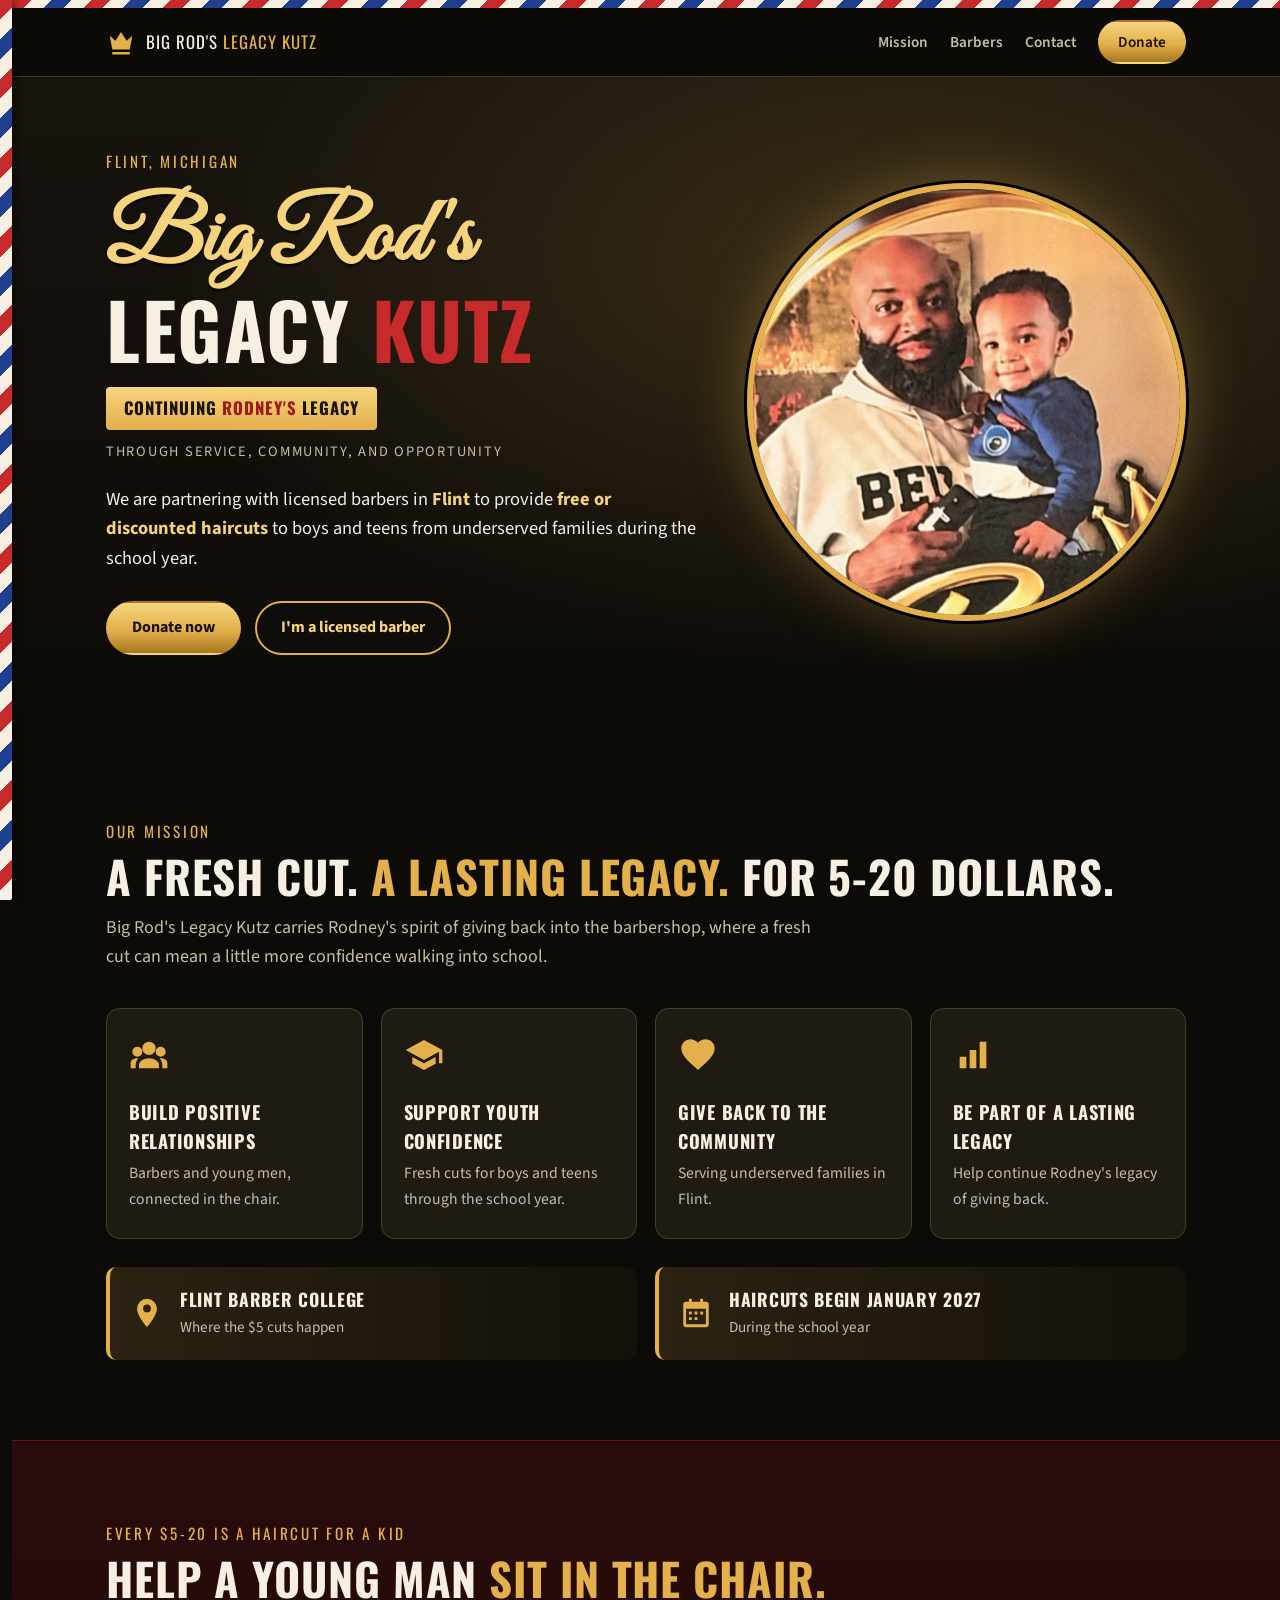
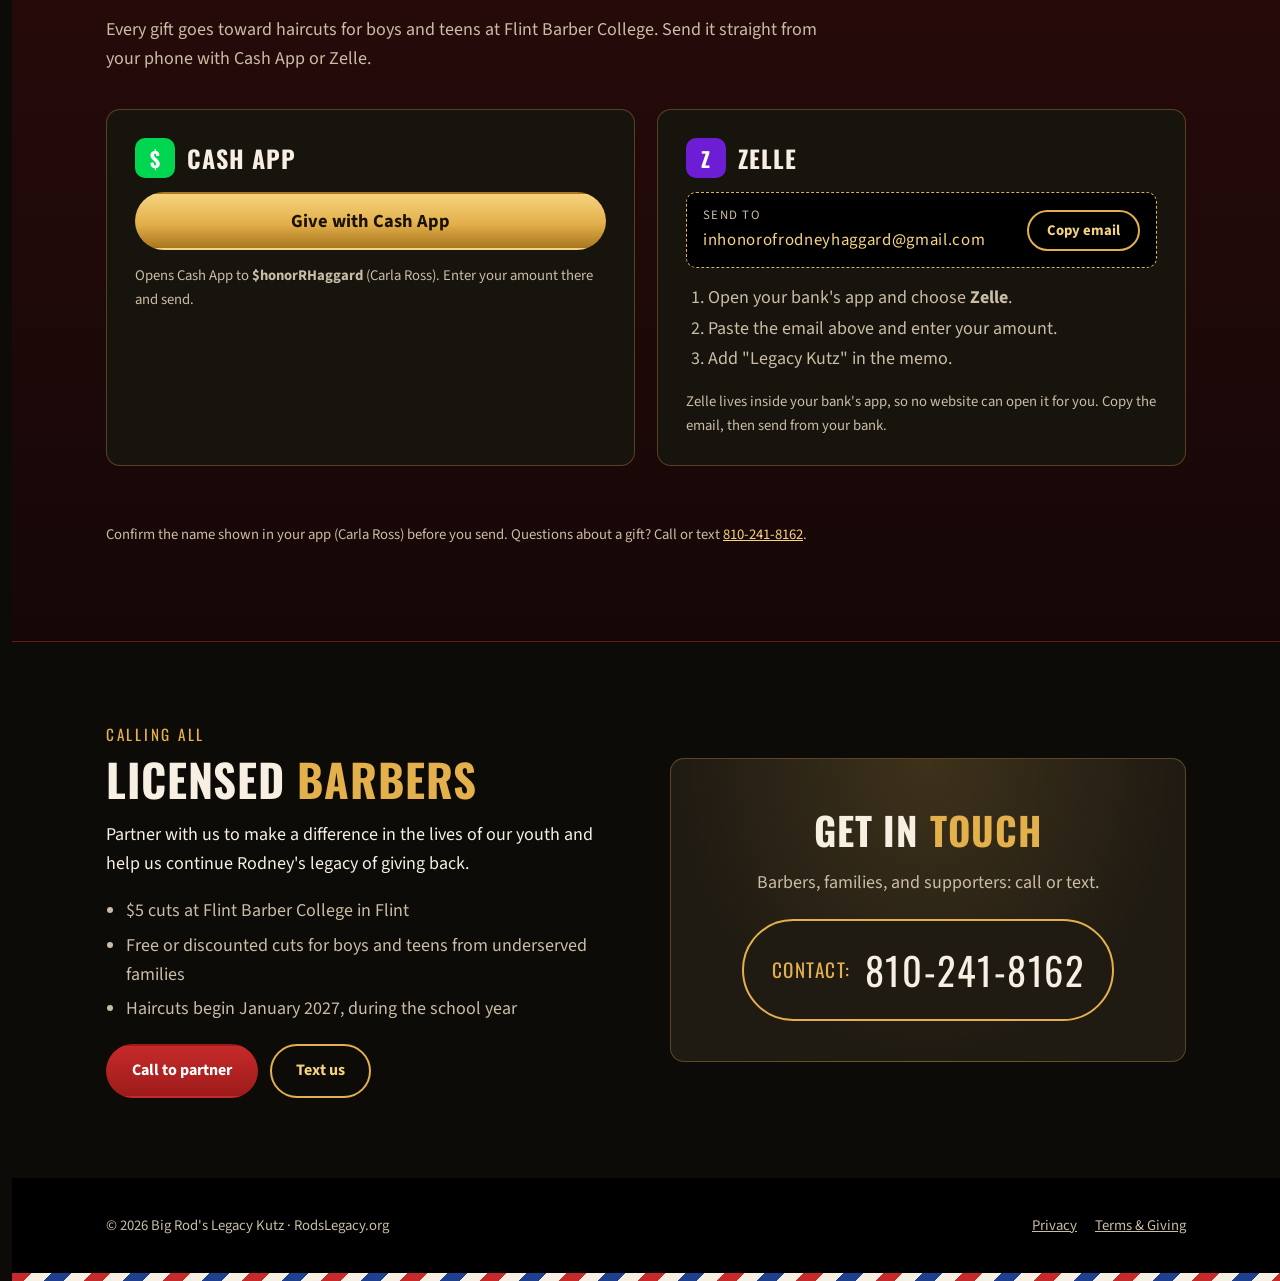
<file: index.html>
<!doctype html>
<html lang="en">
<head>
  <meta charset="utf-8">
  <meta name="viewport" content="width=device-width, initial-scale=1">
  <title>Big Rod's Legacy Kutz | Continuing Rodney's Legacy</title>
  <meta name="description" content="Big Rod's Legacy Kutz partners with licensed barbers in Flint, Michigan to give free or discounted haircuts to boys and teens from underserved families during the school year.">
  <meta property="og:title" content="Big Rod's Legacy Kutz">
  <meta property="og:description" content="Continuing Rodney's legacy through service, community, and opportunity. Free or discounted haircuts for boys and teens in Flint, Michigan.">
  <meta property="og:image" content="assets/rodney-and-son.jpg">
  <meta name="theme-color" content="#0d0b08">
  <link rel="preconnect" href="https://fonts.googleapis.com">
  <link rel="preconnect" href="https://fonts.gstatic.com" crossorigin>
  <link href="https://fonts.googleapis.com/css2?family=Great+Vibes&family=Oswald:wght@500;700&family=Source+Sans+3:wght@400;600;700&display=swap" rel="stylesheet">
  <link rel="stylesheet" href="styles.css">
</head>
<body>
  <a class="skip" href="#main">Skip to content</a>
  <div class="pole" aria-hidden="true"></div>
  <header class="site">
    <div class="wrap">
      <a class="brand" href="#top" aria-label="Big Rod's Legacy Kutz, home">
        <svg class="crown" viewBox="0 0 24 24" fill="currentColor" aria-hidden="true"><path d="M3 7l4.5 4L12 4l4.5 7L21 7l-2 11H5L3 7zm2 13h14v2H5v-2z"/></svg>
        <span>Big Rod's <em>Legacy Kutz</em></span>
      </a>
      <nav class="site" aria-label="Main">
        <a href="#mission">Mission</a>
        <a href="#barbers">Barbers</a>
        <a href="#contact">Contact</a>
        <a class="btn btn-gold btn-sm" href="#donate">Donate</a>
      </nav>
    </div>
  </header>

  <main id="main">
    <section class="hero" id="top">
      <div class="wrap">
        <div>
          <p class="eyebrow">Flint, Michigan</p>
          <h1>
            <span class="script">Big Rod's</span>
            <span class="title" style="display:block">Legacy <span class="kutz">Kutz</span></span>
          </h1>
          <div class="ribbon">Continuing <b>Rodney's</b> Legacy</div>
          <p class="sub">Through service, community, and opportunity</p>
          <p class="lead">We are partnering with licensed barbers in <strong>Flint</strong> to provide <strong>free or discounted haircuts</strong> to boys and teens from underserved families during the school year.</p>
          <div class="ctas">
            <a class="btn btn-gold" href="#donate">Donate now</a>
            <a class="btn btn-ghost" href="#barbers">I'm a licensed barber</a>
          </div>
        </div>
        <div class="portrait">
          <img src="assets/rodney-and-son.jpg" alt="Rodney, smiling, holding his young son in a blue sweater" width="900" height="785">
        </div>
      </div>
    </section>

    <section id="mission">
      <div class="wrap">
        <p class="eyebrow">Our mission</p>
        <h2>A fresh cut. <span class="gold">A lasting legacy.</span> For 5-20 dollars.</h2>
        <p class="section-lead">Big Rod's Legacy Kutz carries Rodney's spirit of giving back into the barbershop, where a fresh cut can mean a little more confidence walking into school.</p>
        <div class="pillars">
          <div class="pillar">
            <svg viewBox="0 0 24 24" fill="currentColor" aria-hidden="true"><path d="M12 12a4 4 0 100-8 4 4 0 000 8zm-7 1a3 3 0 100-6 3 3 0 000 6zm14 0a3 3 0 100-6 3 3 0 000 6zM12 14c-3.3 0-6 1.8-6 4v2h12v-2c0-2.2-2.7-4-6-4zm-7 0c-.6 0-1.2.1-1.8.2C1.9 14.6 1 15.5 1 16.5V20h3v-2c0-1.5.6-2.9 1.6-3.9-.2-.1-.4-.1-.6-.1zm14 0c-.2 0-.4 0-.6.1 1 1 1.6 2.4 1.6 3.9v2h3v-3.5c0-1-.9-1.9-2.2-2.3-.6-.1-1.2-.2-1.8-.2z"/></svg>
            <h3>Build positive relationships</h3>
            <p>Barbers and young men, connected in the chair.</p>
          </div>
          <div class="pillar">
            <svg viewBox="0 0 24 24" fill="currentColor" aria-hidden="true"><path d="M12 3L1 9l11 6 9-4.9V17h2V9L12 3zM5 13.2v4L12 21l7-3.8v-4L12 17l-7-3.8z"/></svg>
            <h3>Support youth confidence</h3>
            <p>Fresh cuts for boys and teens through the school year.</p>
          </div>
          <div class="pillar">
            <svg viewBox="0 0 24 24" fill="currentColor" aria-hidden="true"><path d="M12 21l-1.4-1.3C5.4 15 2 11.9 2 8.1 2 5 4.4 2.6 7.5 2.6c1.7 0 3.4.8 4.5 2.1 1.1-1.3 2.8-2.1 4.5-2.1C19.6 2.6 22 5 22 8.1c0 3.8-3.4 6.9-8.6 11.6L12 21z"/></svg>
            <h3>Give back to the community</h3>
            <p>Serving underserved families in Flint.</p>
          </div>
          <div class="pillar">
            <svg viewBox="0 0 24 24" fill="currentColor" aria-hidden="true"><path d="M4 20h4v-7H4v7zm6 0h4V9h-4v11zm6 0h4V4h-4v16z"/></svg>
            <h3>Be part of a lasting legacy</h3>
            <p>Help continue Rodney's legacy of giving back.</p>
          </div>
        </div>
        <div class="facts">
          <div class="fact">
            <svg viewBox="0 0 24 24" fill="currentColor" aria-hidden="true"><path d="M12 2a7 7 0 00-7 7c0 5.2 7 13 7 13s7-7.8 7-13a7 7 0 00-7-7zm0 9.5A2.5 2.5 0 1112 6a2.5 2.5 0 010 5.5z"/></svg>
            <div><b>Flint Barber College</b><span>Where the $5 cuts happen</span></div>
          </div>
          <div class="fact">
            <svg viewBox="0 0 24 24" fill="currentColor" aria-hidden="true"><path d="M7 2v2H5a2 2 0 00-2 2v14a2 2 0 002 2h14a2 2 0 002-2V6a2 2 0 00-2-2h-2V2h-2v2H9V2H7zM5 9h14v11H5V9zm2 2v2h2v-2H7zm4 0v2h2v-2h-2zm4 0v2h2v-2h-2zm-8 4v2h2v-2H7zm4 0v2h2v-2h-2z"/></svg>
            <div><b>Haircuts begin January 2027</b><span>During the school year</span></div>
          </div>
        </div>
      </div>
    </section>

    <section id="donate" aria-labelledby="donate-h">
      <div class="wrap">
        <p class="eyebrow">Every $5-20 is a haircut for a kid</p>
        <h2 id="donate-h">Help a young man <span class="gold">sit in the chair.</span></h2>
        <p class="section-lead">Every gift goes toward haircuts for boys and teens at Flint Barber College. Send it straight from your phone with Cash App or Zelle.</p>
        <div class="pay-grid">
          <div class="pay">
            <h3><span class="logo cash" aria-hidden="true">$</span> Cash App</h3>
            <a class="btn btn-gold btn-big" id="cash-go" href="https://cash.app/$honorRHaggard">Give with Cash App</a>
            <p class="payline">Opens Cash App to <b>$honorRHaggard</b> (Carla Ross). Enter your amount there and send.</p>
          </div>
          <div class="pay">
            <h3><span class="logo zelle" aria-hidden="true">Z</span> Zelle</h3>
            <div class="payto">
              <div><small>Send to</small><span class="num email">inhonorofrodneyhaggard@gmail.com</span></div>
              <button class="btn btn-ghost btn-sm" type="button" data-copy="inhonorofrodneyhaggard@gmail.com">Copy email</button>
            </div>
            <ol>
              <li>Open your bank's app and choose <b>Zelle</b>.</li>
              <li>Paste the email above and enter your amount.</li>
              <li>Add "Legacy Kutz" in the memo.</li>
            </ol>
            <p class="payline">Zelle lives inside your bank's app, so no website can open it for you. Copy the email, then send from your bank.</p>
          </div>
        </div>
        <p class="copied" role="status" aria-live="polite"></p>
        <p class="note">Confirm the name shown in your app (Carla Ross) before you send. Questions about a gift? Call or text <a href="tel:+18102418162">810-241-8162</a>.</p>
      </div>
    </section>

    <section class="barbers" id="barbers" aria-labelledby="barbers-h">
      <div class="wrap">
        <div>
          <p class="eyebrow">Calling all</p>
          <h2 id="barbers-h">Licensed <span class="gold">barbers</span></h2>
          <p>Partner with us to make a difference in the lives of our youth and help us continue Rodney's legacy of giving back.</p>
          <ul>
            <li>$5 cuts at Flint Barber College in Flint</li>
            <li>Free or discounted cuts for boys and teens from underserved families</li>
            <li>Haircuts begin January 2027, during the school year</li>
          </ul>
          <div class="ctas" style="display:flex;flex-wrap:wrap;gap:12px;margin-top:20px">
            <a class="btn btn-red" href="tel:+18102418162">Call to partner</a>
            <a class="btn btn-ghost" href="sms:+18102418162?&body=Hi%2C%20I'm%20a%20licensed%20barber%20interested%20in%20Big%20Rod's%20Legacy%20Kutz.">Text us</a>
          </div>
        </div>
        <div class="contact-panel" id="contact" aria-labelledby="contact-h">
          <h3 id="contact-h">Get in <span class="gold">touch</span></h3>
          <p>Barbers, families, and supporters: call or text.</p>
          <div class="contact-card">
            <span class="label">Contact:</span>
            <a class="num" href="tel:+18102418162">810-241-8162</a>
          </div>
        </div>
      </div>
    </section>

  </main>

  <footer class="site">
    <div class="wrap">
      <span>&copy; <span id="yr"></span> Big Rod's Legacy Kutz &middot; RodsLegacy.org</span>
      <nav aria-label="Legal">
        <a href="privacy.html">Privacy</a>
        <a href="terms.html">Terms &amp; Giving</a>
      </nav>
    </div>
  </footer>
  <div class="pole" aria-hidden="true"></div>

  <script>
    const status = document.querySelector(".copied");
    document.querySelectorAll("[data-copy]").forEach((btn) => {
      btn.addEventListener("click", async () => {
        const v = btn.dataset.copy;
        try { await navigator.clipboard.writeText(v); status.textContent = "Copied " + v; }
        catch { status.textContent = v; }
        setTimeout(() => { status.textContent = ""; }, 3000);
      });
    });
    document.getElementById("yr").textContent = new Date().getFullYear();
  </script>
</body>
</html>
</file>
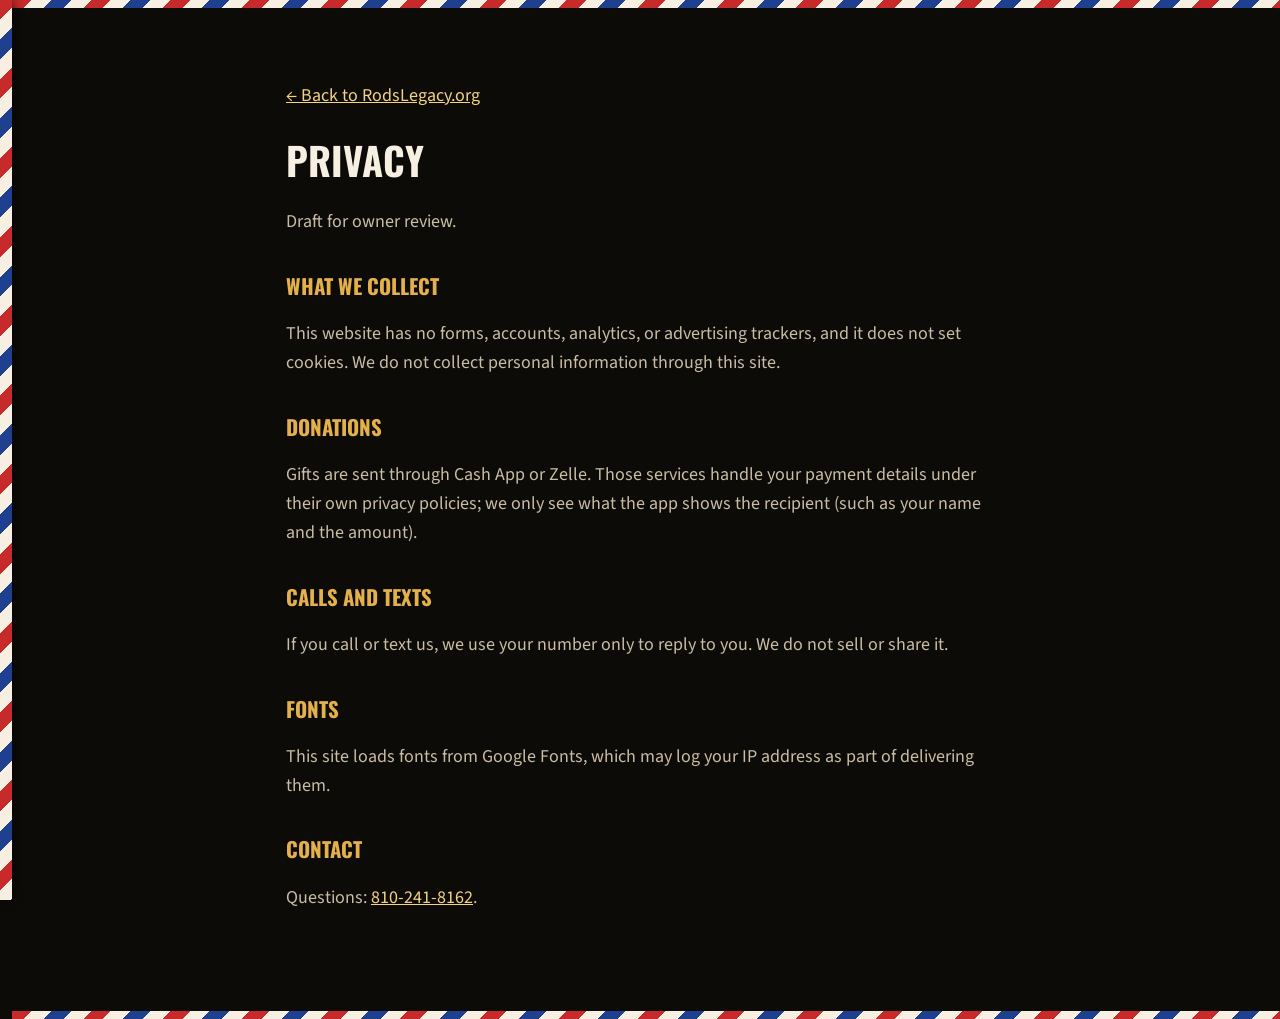
<file: privacy.html>
<!doctype html>
<html lang="en">
<head>
  <meta charset="utf-8">
  <meta name="viewport" content="width=device-width, initial-scale=1">
  <title>Privacy | Big Rod's Legacy Kutz</title>
  <link href="https://fonts.googleapis.com/css2?family=Oswald:wght@500;700&family=Source+Sans+3:wght@400;600;700&display=swap" rel="stylesheet">
  <link rel="stylesheet" href="styles.css">
</head>
<body>
  <div class="pole" aria-hidden="true"></div>
  <main class="legal"><div class="wrap">
  <p><a href="index.html">&larr; Back to RodsLegacy.org</a></p>
  <h1>Privacy</h1>
  <p>Draft for owner review.</p>
  <h2>What we collect</h2>
  <p>This website has no forms, accounts, analytics, or advertising trackers, and it does not set cookies. We do not collect personal information through this site.</p>
  <h2>Donations</h2>
  <p>Gifts are sent through Cash App or Zelle. Those services handle your payment details under their own privacy policies; we only see what the app shows the recipient (such as your name and the amount).</p>
  <h2>Calls and texts</h2>
  <p>If you call or text us, we use your number only to reply to you. We do not sell or share it.</p>
  <h2>Fonts</h2>
  <p>This site loads fonts from Google Fonts, which may log your IP address as part of delivering them.</p>
  <h2>Contact</h2>
  <p>Questions: <a href="tel:+18102418162">810-241-8162</a>.</p>
  </div></main>
  <div class="pole" aria-hidden="true"></div>
</body>
</html>
</file>
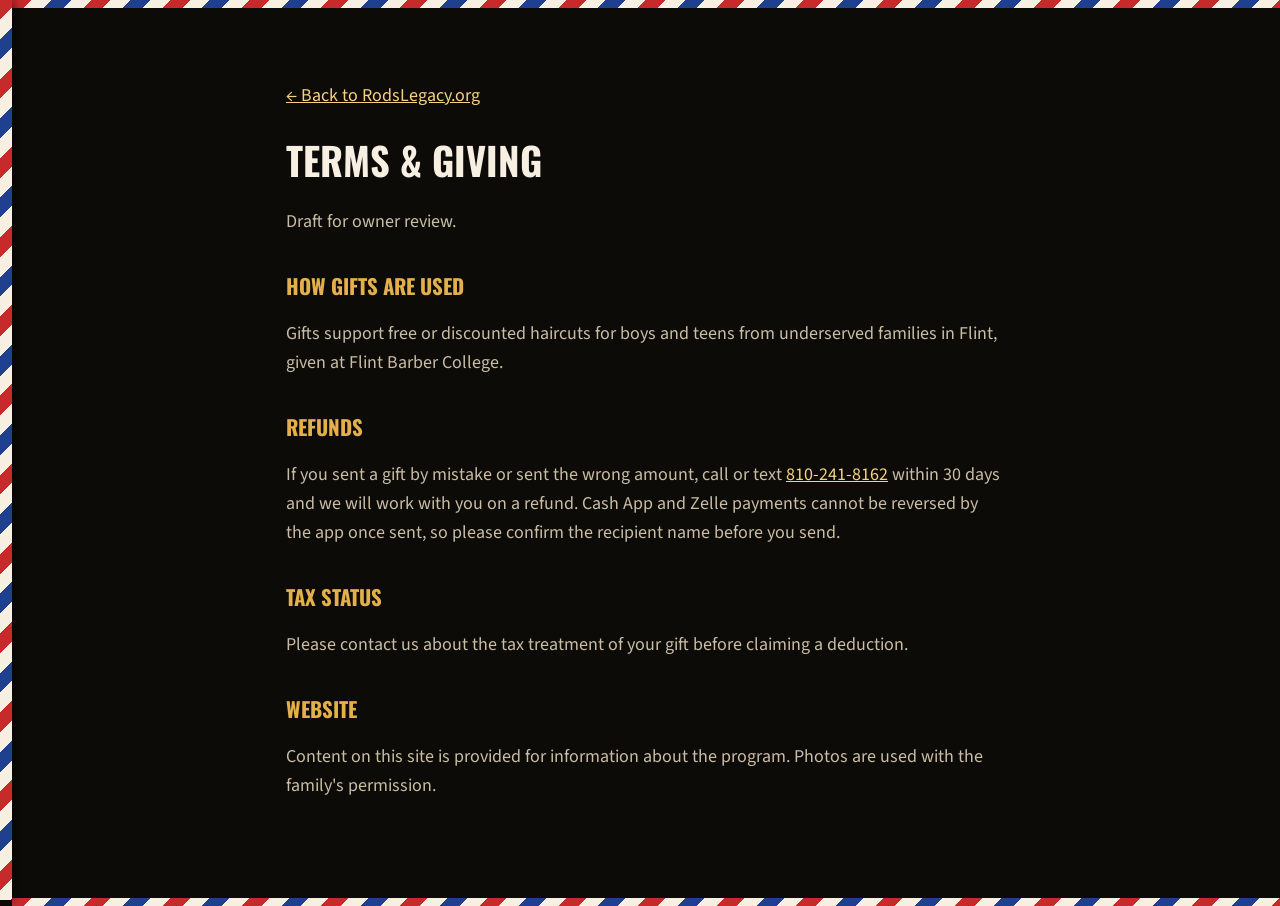
<file: terms.html>
<!doctype html>
<html lang="en">
<head>
  <meta charset="utf-8">
  <meta name="viewport" content="width=device-width, initial-scale=1">
  <title>Terms & Giving | Big Rod's Legacy Kutz</title>
  <link href="https://fonts.googleapis.com/css2?family=Oswald:wght@500;700&family=Source+Sans+3:wght@400;600;700&display=swap" rel="stylesheet">
  <link rel="stylesheet" href="styles.css">
</head>
<body>
  <div class="pole" aria-hidden="true"></div>
  <main class="legal"><div class="wrap">
  <p><a href="index.html">&larr; Back to RodsLegacy.org</a></p>
  <h1>Terms &amp; Giving</h1>
  <p>Draft for owner review.</p>
  <h2>How gifts are used</h2>
  <p>Gifts support free or discounted haircuts for boys and teens from underserved families in Flint, given at Flint Barber College.</p>
  <h2>Refunds</h2>
  <p>If you sent a gift by mistake or sent the wrong amount, call or text <a href="tel:+18102418162">810-241-8162</a> within 30 days and we will work with you on a refund. Cash App and Zelle payments cannot be reversed by the app once sent, so please confirm the recipient name before you send.</p>
  <h2>Tax status</h2>
  <p>Please contact us about the tax treatment of your gift before claiming a deduction.</p>
  <h2>Website</h2>
  <p>Content on this site is provided for information about the program. Photos are used with the family's permission.</p>
  </div></main>
  <div class="pole" aria-hidden="true"></div>
</body>
</html>
</file>
<file: styles.css>
:root {
  --ink: #0d0b08;
  --ink-2: #17130d;
  --panel: #1f1a12;
  --gold: #e3b04b;
  --gold-hi: #f6d47e;
  --gold-deep: #a8761f;
  --red: #9e1b1b;
  --red-hi: #c62a2a;
  --blue: #1f3f8f;
  --cream: #f6efe2;
  --muted: #c9bda6;
  --radius: 14px;
  --max: 1120px;
}

* { box-sizing: border-box; }
html { scroll-behavior: smooth; }
body {
  margin: 0;
  background: var(--ink);
  color: var(--cream);
  font-family: "Source Sans 3", system-ui, -apple-system, "Segoe UI", sans-serif;
  font-size: 18px;
  line-height: 1.6;
}
img { max-width: 100%; display: block; }
a { color: var(--gold-hi); }
a:focus-visible, button:focus-visible { outline: 3px solid var(--gold-hi); outline-offset: 3px; }

.skip { position: absolute; left: -999px; top: 0; background: var(--gold); color: var(--ink); padding: 8px 14px; z-index: 100; }
.skip:focus { left: 16px; top: 16px; }

.wrap { max-width: var(--max); margin: 0 auto; padding: 0 20px; }

/* barber-pole accent */
.pole {
  height: 8px;
  background: repeating-linear-gradient(135deg, var(--red-hi) 0 14px, var(--cream) 14px 28px, var(--blue) 28px 42px, var(--cream) 42px 56px);
}

header.site {
  position: sticky; top: 0; z-index: 50;
  background: rgba(13, 11, 8, 0.94);
  backdrop-filter: blur(6px);
  border-bottom: 1px solid rgba(227, 176, 75, 0.25);
}
header.site .wrap { display: flex; align-items: center; justify-content: space-between; gap: 16px; padding-top: 12px; padding-bottom: 12px; }
.brand { display: flex; align-items: center; gap: 10px; text-decoration: none; color: var(--cream); }
.brand .crown { width: 30px; height: 30px; color: var(--gold); }
.brand span { font-family: "Oswald", Impact, sans-serif; letter-spacing: 0.06em; text-transform: uppercase; font-size: 1.05rem; }
.brand em { font-style: normal; color: var(--gold); }
nav.site { display: flex; gap: 22px; align-items: center; }
nav.site a { color: var(--muted); text-decoration: none; font-weight: 600; font-size: 0.95rem; }
nav.site a:hover { color: var(--gold-hi); }
@media (max-width: 760px) { nav.site a:not(.btn) { display: none; } }

.btn {
  display: inline-flex; align-items: center; justify-content: center; gap: 10px;
  min-height: 48px; padding: 12px 24px;
  border-radius: 999px; border: 2px solid transparent;
  font-weight: 700; font-size: 1rem; text-decoration: none; cursor: pointer;
  font-family: inherit;
  transition: transform .15s ease, filter .15s ease;
}
.btn:hover { transform: translateY(-1px); filter: brightness(1.08); }
.btn-gold { background: linear-gradient(180deg, var(--gold-hi), var(--gold) 55%, var(--gold-deep)); color: #1a1205; }
.btn-red { background: linear-gradient(180deg, var(--red-hi), var(--red)); color: #fff; }
.btn-ghost { background: transparent; color: var(--gold-hi); border-color: var(--gold); }
.btn-sm { min-height: 40px; padding: 8px 18px; font-size: 0.92rem; }

/* hero */
.hero {
  position: relative;
  background:
    radial-gradient(ellipse at 70% 30%, rgba(227, 176, 75, 0.18), transparent 60%),
    linear-gradient(180deg, var(--ink-2), var(--ink));
  padding: 72px 0 84px;
  overflow: hidden;
}
.hero .wrap { display: grid; grid-template-columns: 1.15fr 0.85fr; gap: 48px; align-items: center; }
@media (max-width: 880px) { .hero .wrap { grid-template-columns: 1fr; gap: 36px; } .hero { padding: 44px 0 56px; } }
.eyebrow { font-family: "Oswald", sans-serif; text-transform: uppercase; letter-spacing: 0.18em; color: var(--gold); font-size: 0.95rem; margin: 0 0 10px; }
.script { font-family: "Great Vibes", cursive; color: var(--gold-hi); font-size: clamp(3.2rem, 8vw, 5.6rem); line-height: 1; margin: 0; text-shadow: 0 3px 0 rgba(0,0,0,.5); }
.title {
  font-family: "Oswald", Impact, sans-serif; font-weight: 700; text-transform: uppercase;
  font-size: clamp(2.6rem, 7vw, 4.8rem); line-height: 0.95; margin: 6px 0 18px; letter-spacing: 0.02em;
}
.title .kutz { color: var(--red-hi); }
.ribbon {
  display: inline-block; background: linear-gradient(180deg, var(--gold-hi), var(--gold)); color: #1a1205;
  font-family: "Oswald", sans-serif; text-transform: uppercase; font-weight: 700; letter-spacing: 0.06em;
  padding: 8px 18px; border-radius: 4px; font-size: 1.05rem;
}
.ribbon b { color: var(--red); }
.sub { text-transform: uppercase; letter-spacing: 0.12em; font-size: 0.9rem; color: var(--muted); margin: 10px 0 22px; }
.lead { font-size: 1.15rem; max-width: 36em; }
.lead strong { color: var(--gold-hi); }
.hero .ctas { display: flex; flex-wrap: wrap; gap: 14px; margin-top: 28px; }

.portrait {
  position: relative; border-radius: 50%; aspect-ratio: 1; overflow: hidden;
  border: 6px solid var(--gold); box-shadow: 0 0 0 3px #000, 0 0 60px rgba(227,176,75,.35);
  max-width: 440px; margin: 0 auto; width: 100%;
}
.portrait img { width: 100%; height: 100%; object-fit: cover; object-position: 40% 15%; }

/* sections */
section { padding: 80px 0; }
section h2 { font-family: "Oswald", sans-serif; text-transform: uppercase; font-size: clamp(2rem, 4.5vw, 2.8rem); line-height: 1.05; margin: 0 0 14px; letter-spacing: 0.02em; }
section h2 .gold { color: var(--gold); }
.section-lead { color: var(--muted); max-width: 40em; margin: 0 0 36px; }

.pillars { display: grid; grid-template-columns: repeat(4, 1fr); gap: 18px; }
@media (max-width: 880px) { .pillars { grid-template-columns: repeat(2, 1fr); } }
@media (max-width: 460px) { .pillars { grid-template-columns: 1fr; } }
.pillar { background: var(--panel); border: 1px solid rgba(227,176,75,.22); border-radius: var(--radius); padding: 26px 22px; }
.pillar svg { width: 40px; height: 40px; color: var(--gold); margin-bottom: 12px; }
.pillar h3 { font-family: "Oswald", sans-serif; text-transform: uppercase; font-size: 1.15rem; margin: 0 0 6px; letter-spacing: 0.04em; }
.pillar p { margin: 0; color: var(--muted); font-size: 0.98rem; }

.facts { display: grid; grid-template-columns: 1fr 1fr; gap: 18px; margin-top: 28px; }
@media (max-width: 680px) { .facts { grid-template-columns: 1fr; } }
.fact { display: flex; gap: 16px; align-items: center; background: linear-gradient(90deg, rgba(227,176,75,.14), rgba(227,176,75,.03)); border-left: 4px solid var(--gold); border-radius: 10px; padding: 18px 20px; }
.fact svg { flex: 0 0 34px; height: 34px; color: var(--gold); }
.fact b { display: block; font-family: "Oswald", sans-serif; text-transform: uppercase; letter-spacing: .04em; font-size: 1.1rem; }
.fact span { color: var(--muted); font-size: 0.95rem; }

/* donate */
#donate { background: linear-gradient(180deg, #2a0b0b, #160707); border-top: 1px solid rgba(198,42,42,.4); border-bottom: 1px solid rgba(198,42,42,.4); }
.pay-grid { display: grid; grid-template-columns: 1fr 1fr; gap: 22px; }
@media (max-width: 760px) { .pay-grid { grid-template-columns: 1fr; } }
.pay { background: var(--ink-2); border: 1px solid rgba(227,176,75,.3); border-radius: var(--radius); padding: 28px; display: flex; flex-direction: column; gap: 14px; }
.pay h3 { margin: 0; font-family: "Oswald", sans-serif; text-transform: uppercase; font-size: 1.5rem; letter-spacing: .04em; display: flex; align-items: center; gap: 12px; }
.pay .logo { width: 40px; height: 40px; border-radius: 10px; display: grid; place-items: center; font-weight: 800; font-size: 1.3rem; }
.pay .logo.cash { background: #00d64f; color: #fff; }
.pay .logo.zelle { background: #6d1ed4; color: #fff; }
.pay ol { margin: 0; padding-left: 1.2em; color: var(--muted); }
.pay ol li { margin: 2px 0; }
.payto { display: flex; align-items: center; justify-content: space-between; gap: 12px; background: #000; border: 1px dashed var(--gold); border-radius: 10px; padding: 12px 16px; }
.payto .num { font-family: "Oswald", sans-serif; font-size: 1.6rem; letter-spacing: .04em; color: var(--gold-hi); }
.payto small { display: block; color: var(--muted); font-size: .8rem; text-transform: uppercase; letter-spacing: .1em; }
.pay .actions { display: flex; flex-wrap: wrap; gap: 10px; }
.note { color: var(--muted); font-size: .92rem; margin-top: 22px; }
.copied { color: #7ee2a0; font-size: .9rem; min-height: 1.4em; }

/* barbers */
.barbers .wrap { display: grid; grid-template-columns: 1fr 1fr; gap: 48px; align-items: center; }
@media (max-width: 880px) { .barbers .wrap { grid-template-columns: 1fr; } }
.barbers ul { padding-left: 1.1em; color: var(--muted); }
.barbers ul li { margin: 6px 0; }
.flyer { border-radius: 12px; overflow: hidden; border: 1px solid rgba(227,176,75,.3); box-shadow: 0 20px 60px rgba(0,0,0,.6); max-width: 460px; margin: 0 auto; }

/* contact */
.contact-card { text-align: center; background: var(--panel); border: 2px solid var(--gold); border-radius: 999px; padding: 18px 28px; display: inline-flex; flex-wrap: wrap; justify-content: center; align-items: center; gap: 14px; }
.contact-card .num { font-family: "Oswald", sans-serif; font-size: clamp(1.6rem, 5vw, 2.4rem); color: var(--cream); text-decoration: none; letter-spacing: .04em; }
.contact-card .label { font-family: "Oswald", sans-serif; text-transform: uppercase; color: var(--gold); font-size: 1.2rem; letter-spacing: .08em; }
.center { text-align: center; }

footer.site { background: #000; padding: 36px 0; color: var(--muted); font-size: .92rem; }
footer.site .wrap { display: flex; flex-wrap: wrap; justify-content: space-between; gap: 14px; }
footer.site a { color: var(--muted); }
footer.site nav { display: flex; gap: 18px; }

/* legal pages */
.legal { padding: 56px 0 80px; }
.legal .wrap { max-width: 760px; }
.legal h1 { font-family: "Oswald", sans-serif; text-transform: uppercase; font-size: 2.4rem; margin: 0 0 6px; }
.legal h2 { font-family: "Oswald", sans-serif; text-transform: uppercase; font-size: 1.3rem; color: var(--gold); margin: 32px 0 8px; }
.legal p, .legal li { color: var(--muted); }

@media (prefers-reduced-motion: reduce) { html { scroll-behavior: auto; } .btn { transition: none; } }
nav.site a.btn-gold { color: #1a1205; }
.contact-panel { text-align: center; background: radial-gradient(ellipse at 50% 0%, rgba(227,176,75,.16), transparent 70%), var(--panel); border: 1px solid rgba(227,176,75,.3); border-radius: var(--radius); padding: 40px 24px; }
.contact-panel h3 { font-family: "Oswald", sans-serif; text-transform: uppercase; font-size: clamp(1.8rem, 4vw, 2.4rem); margin: 0 0 8px; letter-spacing: .02em; }
.contact-panel h3 .gold { color: var(--gold); }
.contact-panel p { color: var(--muted); margin: 0 0 22px; }
.btn-big { min-height: 58px; font-size: 1.15rem; width: 100%; }
.payline { color: var(--muted); font-size: .92rem; margin: 0; }
.payto .num.email { font-family: "Source Sans 3", sans-serif; font-size: 1.05rem; word-break: break-all; }

/* barber pole down the left edge */
body::before {
  content: "";
  position: fixed; top: 0; bottom: 0; left: 0;
  width: 12px; z-index: 60; pointer-events: none;
  background: repeating-linear-gradient(135deg, var(--red-hi) 0 14px, var(--cream) 14px 28px, var(--blue) 28px 42px, var(--cream) 42px 56px);
  box-shadow: 2px 0 8px rgba(0,0,0,.5);
}
body { padding-left: 12px; }
@media (max-width: 600px) { body::before { width: 8px; } body { padding-left: 8px; } }
</file>
